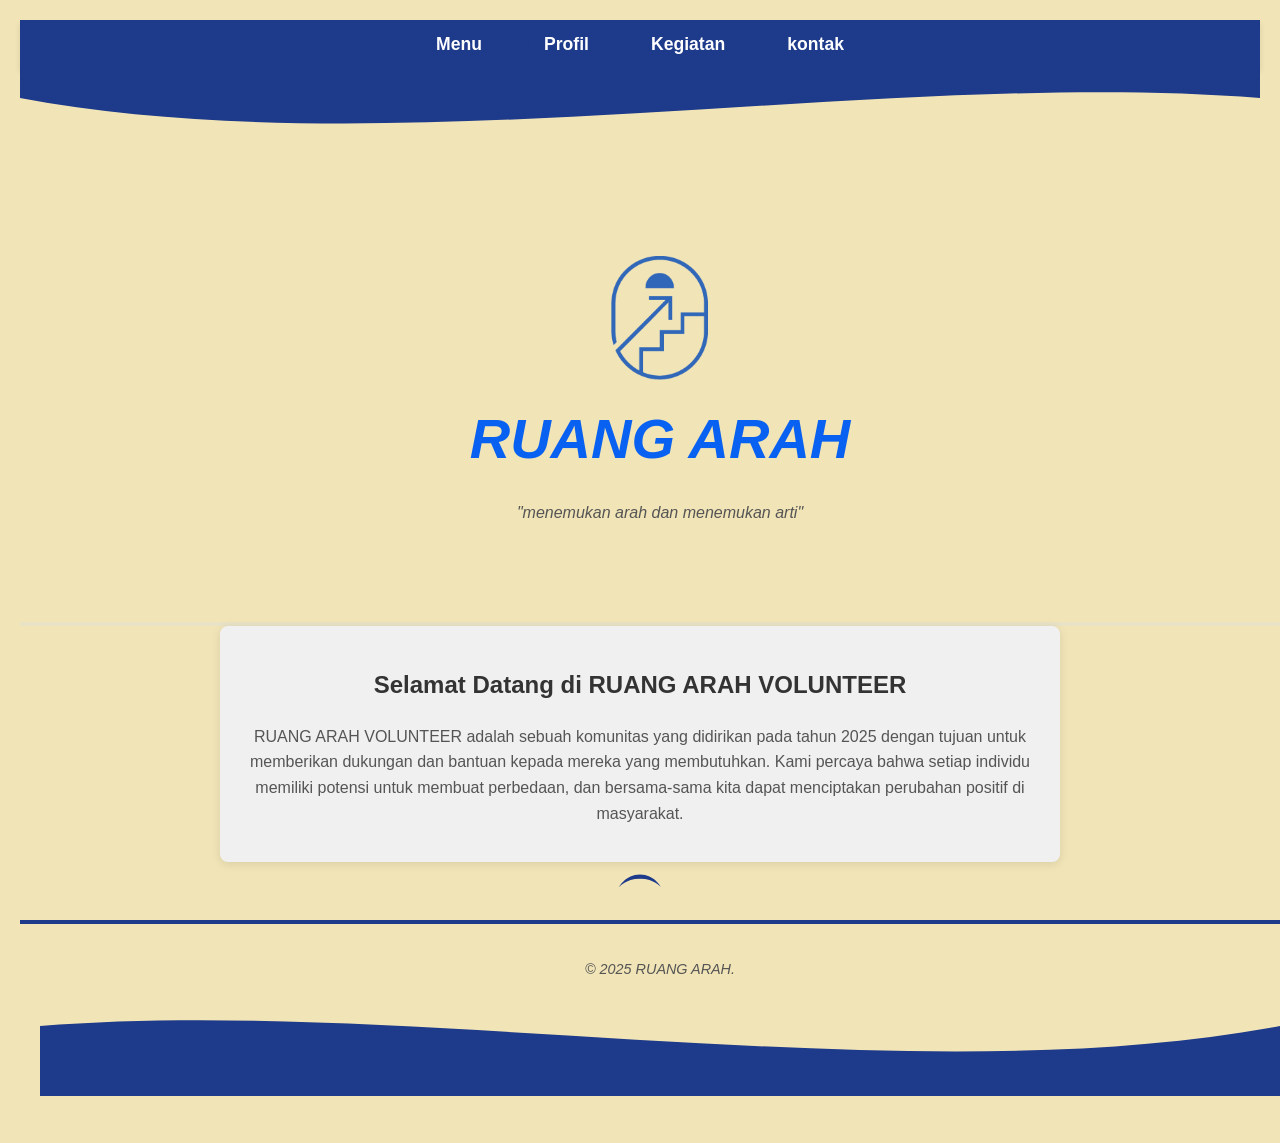
<file: index.html>
<!DOCTYPE html>
<html lang="id">
<head>
  <meta charset="UTF-8">
  <meta name="viewport" content="width=device-width, initial-scale=1.0">
  <title>RUANG ARAH | Beranda</title>
  <link rel="stylesheet" href="style.css">
  <nav class="menu-nav">
  <ul>
     <li><a href="index.html">Menu</a></li>
    <li><a href="profil.html">Profil</a></li>
    <li><a href="kegiatan.html">Kegiatan</a></li>
    <li><a href="latar belakang.html">kontak</a></li>
   
  </ul>
</nav>
  <!-- Ombak atas -->
<div class="wave-top">
  <svg viewBox="0 0 500 100" preserveAspectRatio="none" style="height: 100px; width: 100%;">
    <path d="M0,30 C150,100 350,0 500,30 L500,00 L0,0 Z" style="stroke: none; fill: #1e3a8a;"></path>
  </svg>
</div>
  <style>
    
.menu-nav {
  background-color: #1e3a8a; /* biru tua */
  padding: 10px 0;
  text-align: center;
  box-shadow: 0 4px 6px rgba(0, 0, 0, 0.1);
}

.menu-nav ul {
  list-style: none;
  margin: 0;
  padding: 0;
  display: inline-flex;
  gap: 30px;
}

.menu-nav li a {
  color: white;
  text-decoration: none;
  font-weight: bold;
  font-size: 1.1em;
  padding: 8px 16px;
  border-radius: 20px;
  background-color: #1e3a8a;
  transition: background-color 0.3s ease;
}

.menu-nav li a:hover {
  background-color: #3b82f6;
}
    body {
      margin: 0;
      font-family: Arial, sans-serif;
      background-color: #f1e4b7;
    }
    header {
      background-color: #f1e4b7;
      color: rgb(8, 97, 241);
      font-style: italic;
      padding: 80px 20px;
      text-align: center;
    }
    header h1 {
      font-size: 3.5em;
      margin: 0;
      font-weight: bold;
    }
    
    
    .nav-button {
      display: inline-block;
      margin-top: 20px;
      padding: 12px 24px;
      background-color: #2563eb;
      color: white;
      text-decoration: none;
      border-radius: 8px;
      font-size: 1em;
      transition: background-color 0.3s ease;
    }
    .nav-button:hover {
      background-color: #1e40af;
    }
  </style>
</head>


<body>
</main>
  <header>

    <div class="header-content">
    <img src="SHAPE LOGO RUANG ARAH.png" alt="Logo Komunitas" class="header-logo" width="100" height="auto">
  </div>
    <h1>RUANG ARAH</h1>
    <p>"menemukan arah dan menemukan arti"</p>
  </header>
</body>
</html>
<body>
    <section id="about">
        <h2>Selamat Datang di RUANG ARAH VOLUNTEER</h2>
        <p>RUANG ARAH VOLUNTEER adalah sebuah komunitas yang didirikan pada tahun 2025 dengan tujuan untuk memberikan dukungan dan bantuan kepada mereka yang membutuhkan. Kami percaya bahwa setiap individu memiliki potensi untuk membuat perbedaan, dan bersama-sama kita dapat menciptakan perubahan positif di masyarakat.</p>
    </section>

<style> 


    body {
      font-family: Arial, sans-serif;
      line-height: 1.6;
      margin: 0;
      padding: 20px;
      background-color: #f1e4b7;
    }
    section#about {
      max-width: 800px;
      margin: auto;
      background: #f0f0f0;
      padding: 20px;
      border-radius: 8px;
      box-shadow: 0 2px 10px rgba(0,0,0,0.1);
    }
    h2 {
      color: #333;
    }
    p {
      color: #555;
    }
    footer {
      text-align: center;
      padding: 20px;
      background-color: #f1e4b7;
      color: rgb(8, 97, 241);
      font-style: italic;
    }   


</style>
<div class="flying-bird">
  <svg width="50" height="50" viewBox="0 0 24 24" fill="#1e3a8a" xmlns="http://www.w3.org/2000/svg">
    <path d="M2 12s3-4 10-4 10 4 10 4-3-6-10-6S2 12 2 12z"/>
  </svg>
</div>


</body>
<footer> 
     <p>© 2025 RUANG ARAH.</p>
    <!-- Ombak bawah -->
<div class="wave-bottom">
  <svg viewBox="0 0 500 100" preserveAspectRatio="none" style="height: 100px; width: 100%;">
    <path d="M0,30 C150,0 350,100 500,30 L500,100 L0,100 Z" style="stroke: none; fill: #1e3a8a;"></path>
  </svg>
</div>
</file>
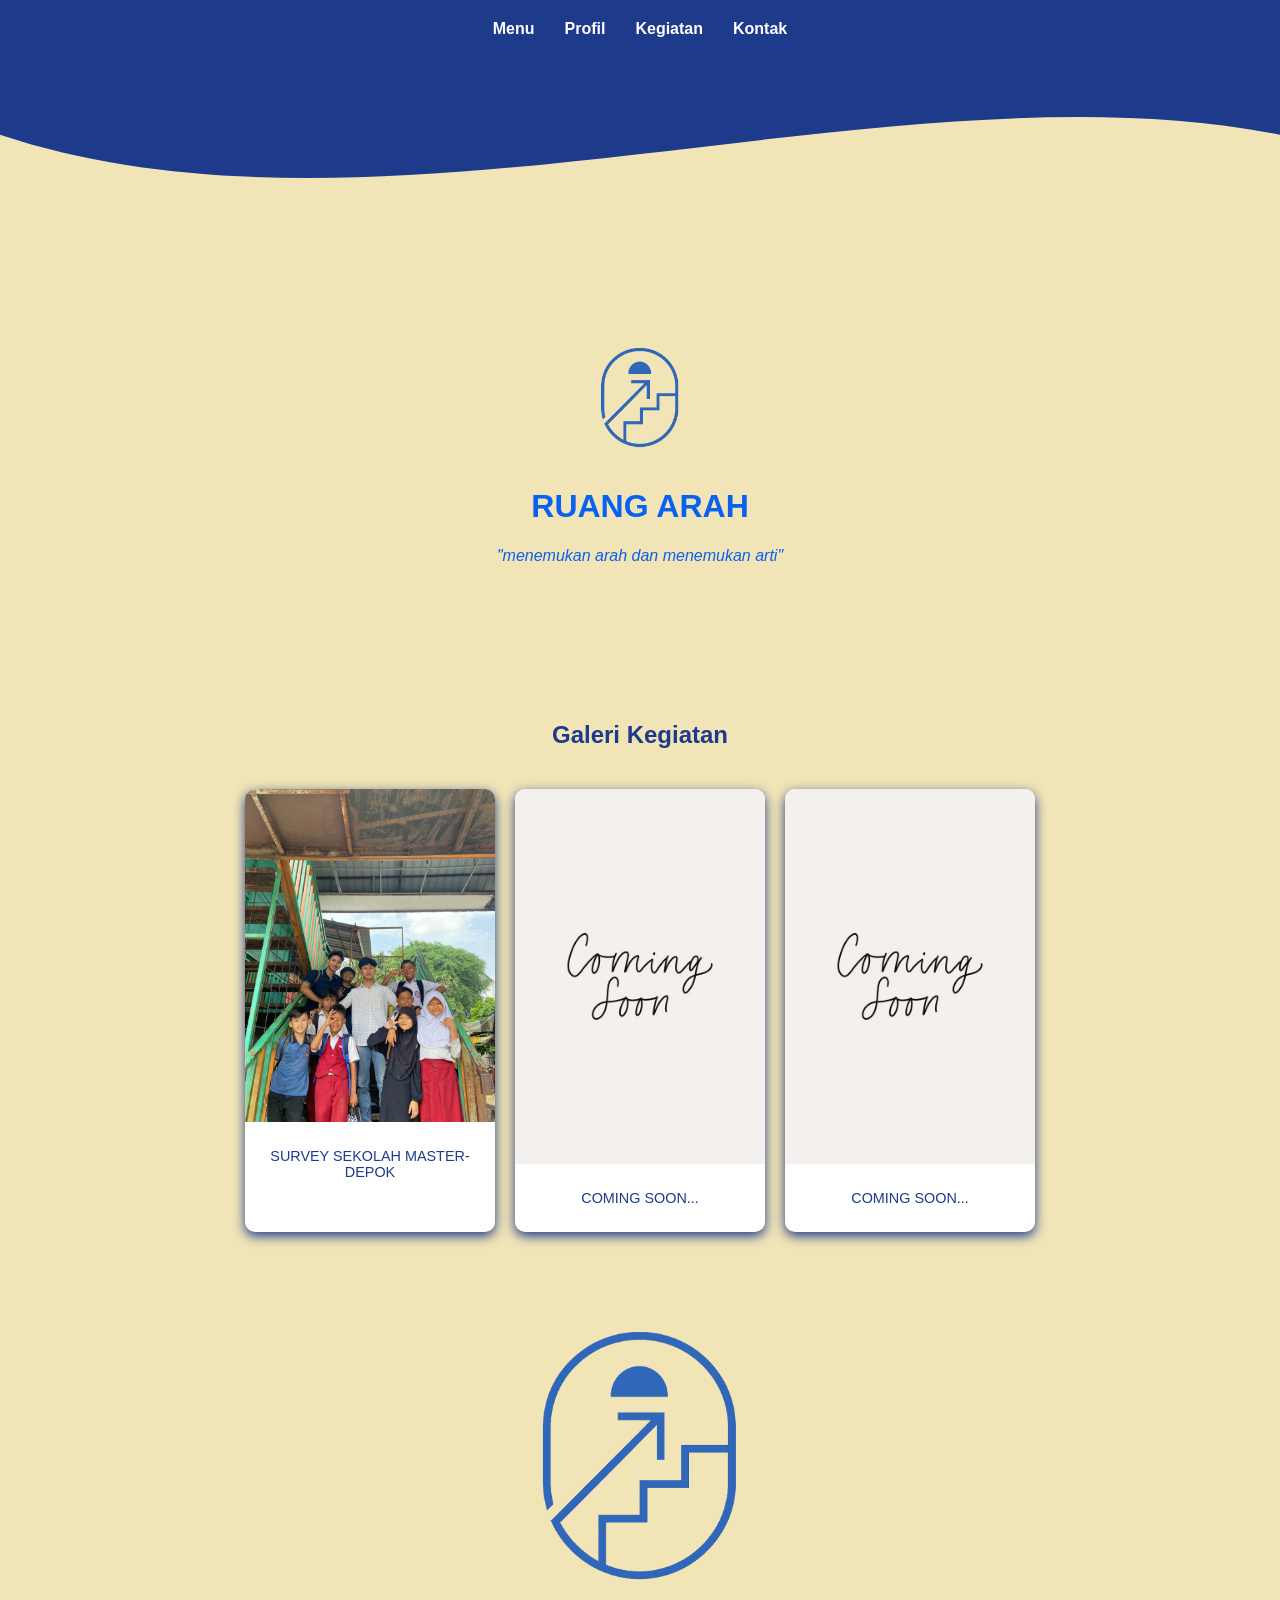
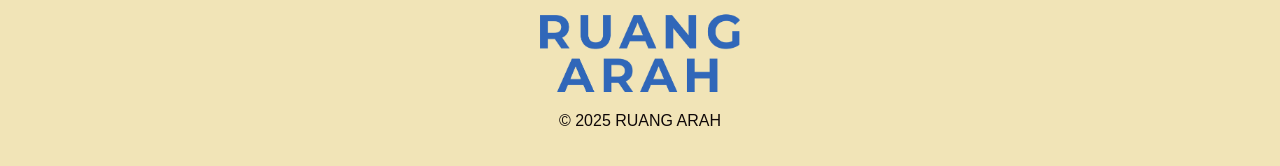
<file: kegiatan.html>
<!DOCTYPE html>
<html lang="id">
<head>
  <meta charset="UTF-8" />
  <meta name="viewport" content="width=device-width, initial-scale=1.0" />
  <title>Album Kegiatan | Ruang Arah</title>
  <link rel="stylesheet" href="style kegiatan.css" />
</head>
<body>

  <header class="wave-header">
    <nav class="menu">
      <a href="index.html">Menu</a>
      <a href="profil.html">Profil</a>
      <a href="kegiatan.html">Kegiatan</a>
      <a href="latar belakang.html">Kontak</a>
    </nav>
     <!-- Ombak atas -->
<div class="wave-top">
  <svg viewBox="0 0 500 100" preserveAspectRatio="none">
    <path d="M0,30 C150,80 350,0 500,30 L500,00 L0,0 Z" style="stroke: none; fill: #1e3a8a;"></path>
  </svg>
    <div class="logo-title">
      <img src="SHAPE LOGO RUANG ARAH.png" alt="Logo Ruang Arah" class="logo" >
      <h1>RUANG ARAH</h1>
      <p><em>"menemukan arah dan menemukan arti"</em></p>
    </div>
  </header>

  <main class="album-container">
    <h2>Galeri Kegiatan</h2>
    <div class="album-grid">
      <div class="card">
        <img src="9.JPG" alt="Kegiatan 1">
        <p>SURVEY SEKOLAH MASTER-DEPOK</p>
      </div>
      <div class="card">
        <img src="Coming Soon.jpg" alt="Kegiatan 2">
        <p>COMING SOON...</p>
      </div>
      <div class="card">
        <img src="Coming Soon.jpg" alt="Kegiatan 3">
        <p>COMING SOON...</p>
      </div>
      <!-- Tambah card sesuai kebutuhan -->
    </div>
  </main>

  <footer>
    <img src="5.png" alt="Logo Ruang Arah" class="footer-logo" width="200" height="auto">
    <p>&copy; 2025 RUANG ARAH</p>
  </footer>

</body>
</html>
</file>
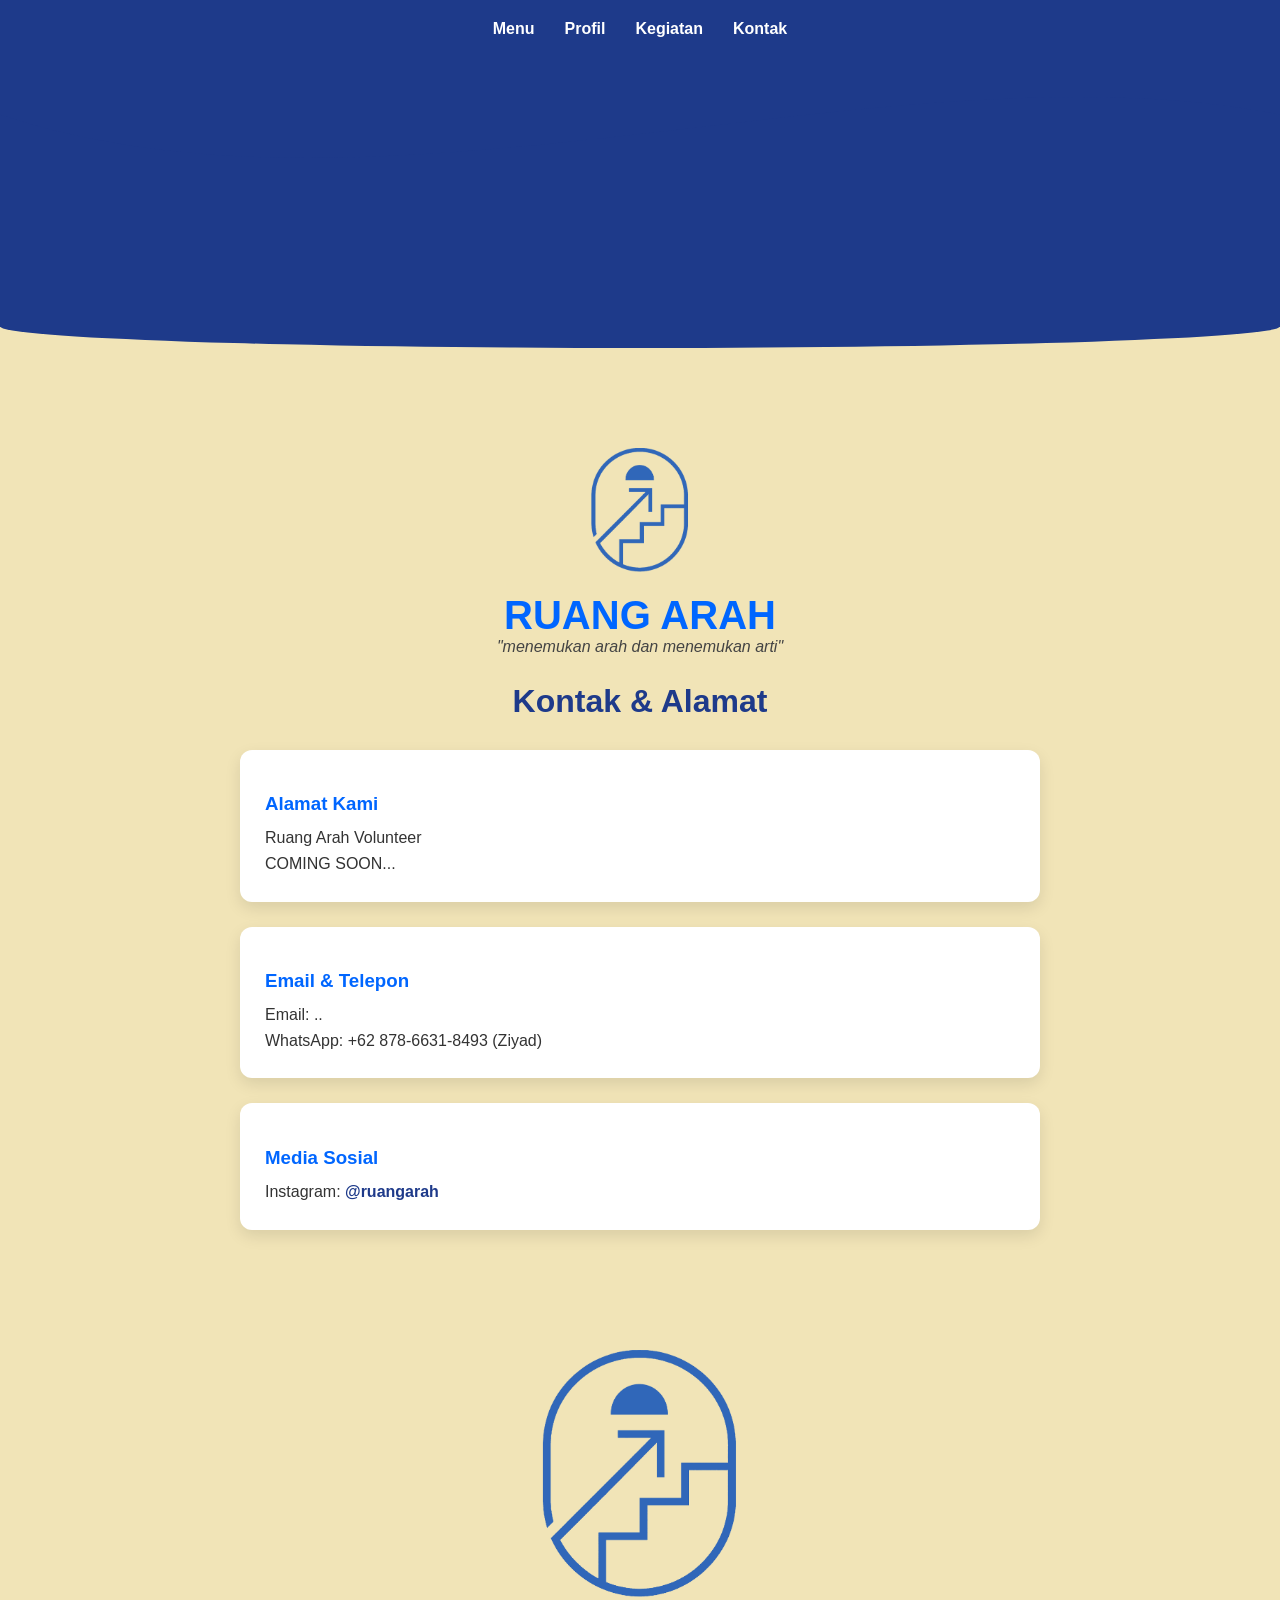
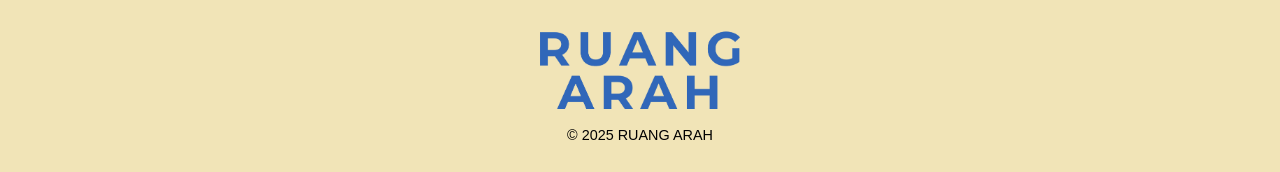
<file: latar belakang.html>
<!DOCTYPE html>
<html lang="id">
<head>
  <meta charset="UTF-8" />
  <meta name="viewport" content="width=device-width, initial-scale=1.0"/>
  <title>Kontak - Ruang Arah</title>
  <link rel="stylesheet" href="style latber.css"/>
</head>
<body>

  <header class="wave-header">
    <nav class="menu">
      <a href="index.html">Menu</a>
      <a href="profil.html">Profil</a>
      <a href="kegiatan.html">Kegiatan</a>
      <a href="kontak.html">Kontak</a>
    </nav>
   <!-- Ombak atas -->
<div class="wave-top">
  <svg viewBox="0 0 500 100" preserveAspectRatio="none">
    <path d="M0,30 C150,80 350,0 500,30 L500,00 L0,0 Z" style="stroke: none; fill: #1e3a8a;"></path>
  </svg>
  </header>

  <main class="kontak-container"> 
     <div class="logo-title">
      <img src="SHAPE LOGO RUANG ARAH.png" alt="Logo Ruang Arah" class="logo">
      <h1>RUANG ARAH</h1>
      <p><em>"menemukan arah dan menemukan arti"</em></p>
    </div>
    <h2>Kontak & Alamat</h2>

    <div class="kontak-card">
      <h3>Alamat Kami</h3>
      <p>Ruang Arah Volunteer<br>
         COMING SOON...</p>
    </div>

    <div class="kontak-card">
      <h3>Email & Telepon</h3>
      <p>Email: ..<br>
         WhatsApp: +62 878-6631-8493 (Ziyad)</p>
    </div>

    <div class="kontak-card">
      <h3>Media Sosial</h3>
      <p>
        Instagram: <a href="https://www.instagram.com/ruangarah.project?igsh=MWNiNDZodDRkNGU0Mg==" target="_blank">@ruangarah</a>
      </p>
    </div>
  </main>

  <footer>
    <img src="5.png" alt="Logo Ruang Arah" class="footer-logo" width="200" height="auto">
    <p>&copy; 2025 RUANG ARAH</p>
  </footer>

</body>
</html>
</file>
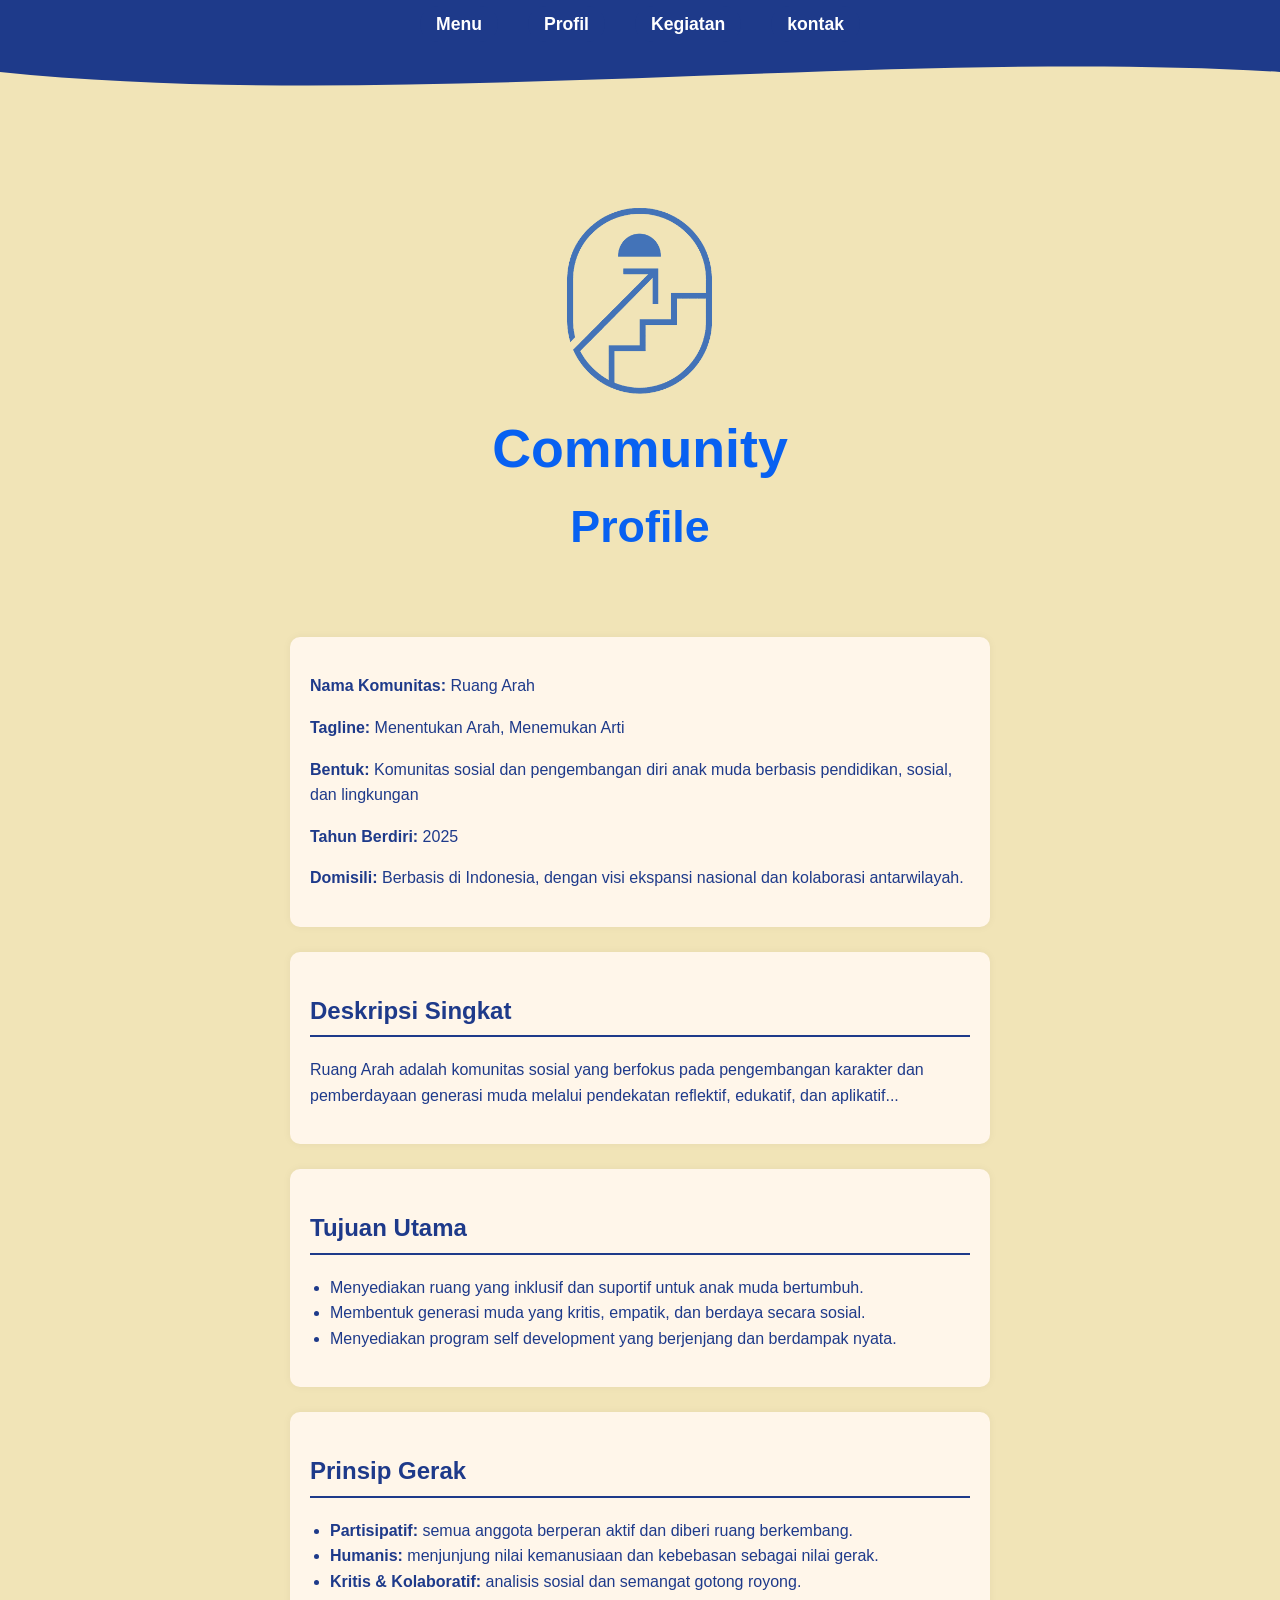
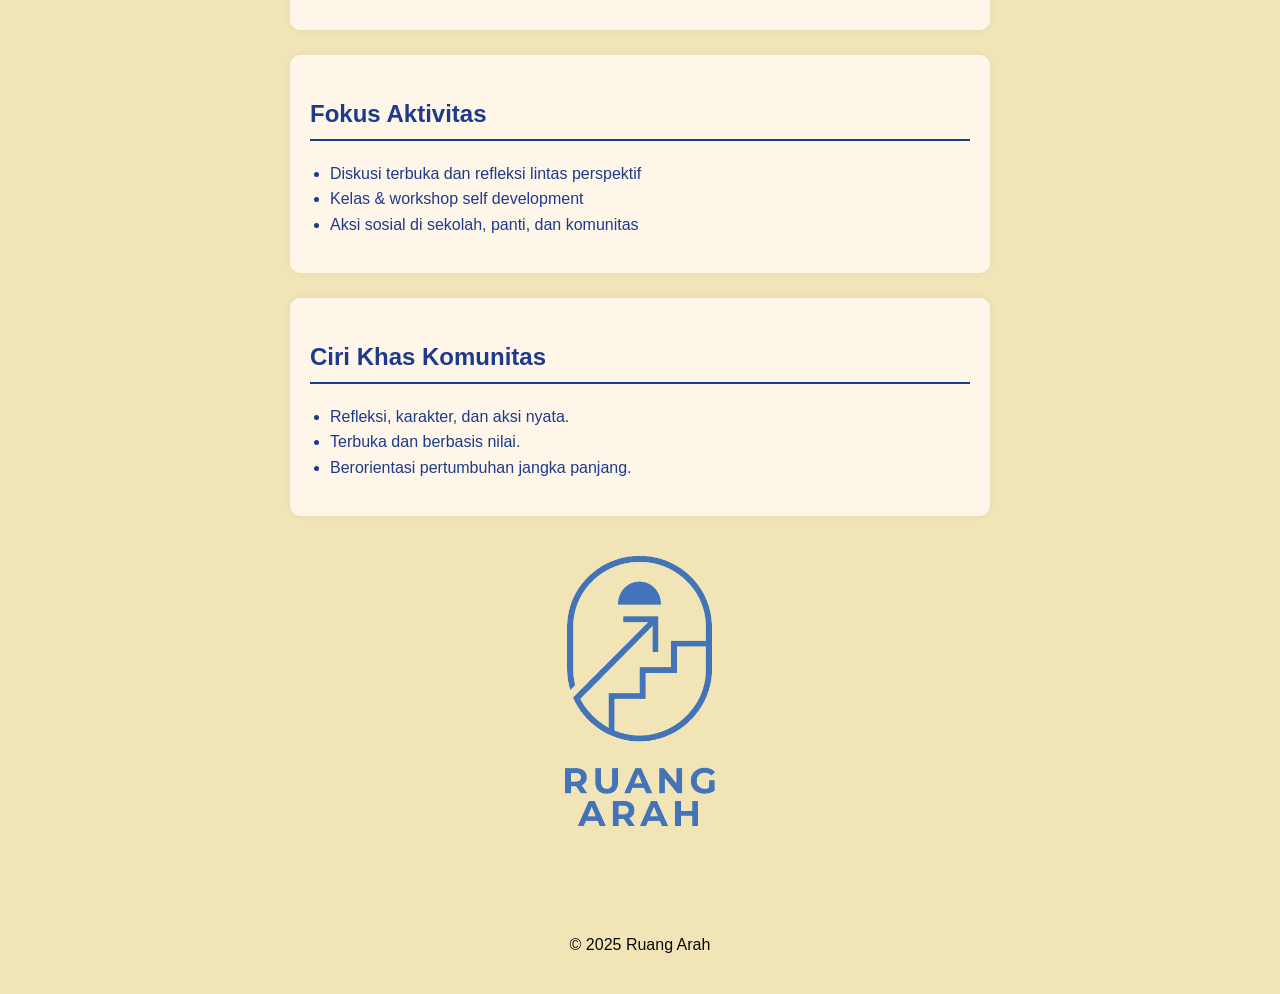
<file: profil.html>
<!DOCTYPE html>
<html lang="id">
<head>
  <meta charset="UTF-8" />
  <meta name="viewport" content="width=device-width, initial-scale=1.0"/>
  <title>Profile | Ruang Arah</title>
  <link rel="stylesheet" href="style profil.css" />
    <nav class="menu-nav">
  <ul>
     <li><a href="index.html">Menu</a></li>
    <li><a href="profil.html">Profil</a></li>
    <li><a href="kegiatan.html">Kegiatan</a></li>
    <li><a href="latar belakang.html">kontak</a></li>
   
  </ul>
</nav>

</head>
<body>
    <!-- Ombak atas -->
<div class="wave-top">
  <svg viewBox="0 0 500 100" preserveAspectRatio="none">
    <path d="M0,30 C150,80 350,0 500,30 L500,00 L0,0 Z" style="stroke: none; fill: #1e3a8a;"></path>
  </svg>
</div>

  <header>
    <img src="SHAPE LOGO RUANG ARAH.png" alt="Logo Ruang Arah" class="logo"/>
    <h1><span>Community</span> Profile</h1>
  </header>

  <main>
    <section class="info">
      <p><strong>Nama Komunitas:</strong> Ruang Arah</p>
      <p><strong>Tagline:</strong> Menentukan Arah, Menemukan Arti</p>
      <p><strong>Bentuk:</strong> Komunitas sosial dan pengembangan diri anak muda berbasis pendidikan, sosial, dan lingkungan</p>
      <p><strong>Tahun Berdiri:</strong> 2025</p>
      <p><strong>Domisili:</strong> Berbasis di Indonesia, dengan visi ekspansi nasional dan kolaborasi antarwilayah.</p>
    </section>

    <section class="deskripsi">
      <h2>Deskripsi Singkat</h2>
      <p>Ruang Arah adalah komunitas sosial yang berfokus pada pengembangan karakter dan pemberdayaan generasi muda melalui pendekatan reflektif, edukatif, dan aplikatif...</p>
    </section>

    <section class="tujuan">
      <h2>Tujuan Utama</h2>
      <ul>
        <li>Menyediakan ruang yang inklusif dan suportif untuk anak muda bertumbuh.</li>
        <li>Membentuk generasi muda yang kritis, empatik, dan berdaya secara sosial.</li>
        <li>Menyediakan program self development yang berjenjang dan berdampak nyata.</li>
      </ul>
    </section>

    <section class="prinsip">
      <h2>Prinsip Gerak</h2>
      <ul>
        <li><strong>Partisipatif:</strong> semua anggota berperan aktif dan diberi ruang berkembang.</li>
        <li><strong>Humanis:</strong> menjunjung nilai kemanusiaan dan kebebasan sebagai nilai gerak.</li>
        <li><strong>Kritis & Kolaboratif:</strong> analisis sosial dan semangat gotong royong.</li>
      </ul>
    </section>

    <section class="aktivitas">
      <h2>Fokus Aktivitas</h2>
      <ul>
        <li>Diskusi terbuka dan refleksi lintas perspektif</li>
        <li>Kelas & workshop self development</li>
        <li>Aksi sosial di sekolah, panti, dan komunitas</li>
      </ul>
    </section>

    <section class="ciri">
      <h2>Ciri Khas Komunitas</h2>
      <ul>
        <li>Refleksi, karakter, dan aksi nyata.</li>
        <li>Terbuka dan berbasis nilai.</li>
        <li>Berorientasi pertumbuhan jangka panjang.</li>
      </ul>
    </section>

    <img src="5.png" alt="Logo Ruang Arah" class="logo"/>
  </main>

  <footer>
    <p>&copy; 2025 Ruang Arah</p>
  </footer>
</body>
</html>
</file>
<file: style.css>
/* ==== GAYA UMUM ==== */
body {
  margin: 0;
  font-family: Arial, sans-serif;
  background-color: #fdf6e3; /* pasir */
  color: #1e3a8a;
  display: flex;
  flex-direction: column;
  text-align: center;

}

/* ==== HEADER ==== */
header {
  width: 100%;
  background-color: #1e3a8a;
  color: white;
  padding: 60px 20px;
  border-bottom: 4px solid #e8e2c6;
}

/* ==== KONTEN BODY ==== */
main {
  width: 100%;
  max-width: 800px;
  background-color: #fffdf3;
  padding: 40px 20px;
  margin: 20px auto;
  border-top: 4px solid #1e3a8a;
  border-bottom: 4px solid #1e3a8a;
  border-radius: 10px;
  box-shadow: 0 4px 10px rgba(0,0,0,0.05);
  text-align: center;
}
main p {

  color: #333;
  font-size: 1.1em;
  line-height: 1.6;
}

/* ==== LINK NAVIGASI ==== */
.nav-links {
  margin-top: 30px;
  display: flex;
  justify-content: center;
  flex-wrap: wrap;
  gap: 12px;
}

.nav-links a {.text-bubble {
  display: inline-block;
  background-color: #1e3a8a;
  color: white;
  padding: 6px 14px;
  border-radius: 20px;
  font-size: 0.95em;
  font-weight: bold;
}

  background-color: #1e3a8a;
  color: white;
  text-decoration: none;
  padding: 10px 20px;
  border-radius: 50px; /* bikin bubble */
  font-weight: bold;
  font-size: 1em;
  transition: background-color 0.3s ease;
  box-shadow: 0 4px 6px rgba(0,0,0,0.1);
}

.nav-links a:hover {
  background-color: #3b5fc2;
}

/* ==== FOOTER ==== */
footer {
  width: 100%;
  background-color: #e8e2c6;
  color: #333;
  padding: 20px;
  text-align: center;
  font-size: 0.9em;
  border-top: 4px solid #1e3a8a;
}
</file>
<file: style kegiatan.css>
body {
  margin: 0;
  font-family: 'Segoe UI', sans-serif;
  background-color: #f1e4b7;
  color: #1e3a8a;
}

.wave-header {
  background-color: #f1e4b7;
  color: rgb(8, 97, 241);
  text-align: center;
  padding-bottom: 50px;
  border-bottom-left-radius: 80% 10%;
  border-bottom-right-radius: 80% 10%;
}

.menu {
  display: flex;
  justify-content: center;
  gap: 30px;
  padding: 20px 0;
  background-color: #1e3a8a;
  position: sticky;
  top: 0;
  z-index: 1000;
}

.menu a {
  color: white;
  text-decoration: none;
  font-weight: bold;
}

.logo-title {
  padding: 30px 20px;
}

.logo {
  width: 80px;
  margin-bottom: 10px;
}

main.album-container {
  max-width: 1000px;
  margin: auto;
  padding: 40px 20px;
}

.album-container h2 {
  text-align: center;
  margin-bottom: 40px;
  color: #1e3a8a;
}

.album-grid {
  display: flex;
  flex-wrap: wrap;
  gap: 20px;
  justify-content: center;
}

.card {
  background-color: #ffffff;
  border-radius: 10px;
  box-shadow: 0 4px 12px #1e3a8a;
  width: 250px;
  overflow: hidden;
  transition: transform 0.3s;
}

.card:hover {
  transform: scale(1.03);
}

.card img {
  width: 100%;
  height: auto;
  display: block;
}

.card p {
  padding: 12px;
  font-size: 0.9rem;
  color: #1e3a8a;
  text-align: center;
}

footer {
  background-color: #f1e4b7;
  color: rgb(15, 8, 8);
  text-align: center;
  padding: 20px;
  margin-top: 40px;
}
</file>
<file: style latber.css>
/* ===== WARNA DASAR ===== */
body {
  margin: 0;
  font-family: 'Segoe UI', sans-serif;
  background-color: #f1e4b7; /* warna pasir */
  color: #1e3a8a; /* biru tua */
}

/* ===== HEADER ===== */
header {
  background-color: #1e3a8a; /* biru tua */
  padding: 20px 0;
  text-align: center;
  color: white;
  position: relative;
}

.wave-header {
  background-color: #1e3a8a;
  color: rgb(8, 97, 241);
  text-align: center;
  padding-bottom: 50px;
  border-bottom-left-radius: 80% 10%;
  border-bottom-right-radius: 80% 10%;
}

.menu {
  display: flex;
  justify-content: center;
  gap: 30px;
  font-weight: bold;
}

.menu a {
  color: white;
  text-decoration: none;
}

.menu a:hover {
  text-decoration: underline;
}

.logo-title {
  text-align: center;
  margin-top: 20px;
}

.logo {
  width: 100px;
  height: auto;
}

.logo-title h1 {
  font-size: 2.5em;
  font-weight: bold;
  margin: 10px 0 0 0;
  color: #0066ff;
}

.logo-title p {
  font-style: italic;
  margin: 0;
  font-size: 1em;
  color: #444;
}

/* ===== BAGIAN KONTAK ===== */
.kontak-container {
  max-width: 800px;
  margin: 60px auto;
  padding: 20px;
  text-align: center;
}

.kontak-container h2 {
  font-size: 2em;
  color: #1e3a8a;
  margin-bottom: 30px;
}

.kontak-card {
  background-color: white;
  padding: 25px;
  margin-bottom: 25px;
  border-radius: 12px;
  box-shadow: 0 6px 16px rgba(0, 0, 0, 0.1);
  text-align: left;
}

.kontak-card h3 {
  color: #0066ff;
  margin-bottom: 10px;
}

.kontak-card p {
  margin: 0;
  line-height: 1.6;
  color: #333;
}

.kontak-card a {
  color: #1e3a8a;
  text-decoration: none;
  font-weight: bold;
}

.kontak-card a:hover {
  text-decoration: underline;
}

/* ===== FOOTER ===== */
footer {
  background-color: #f1e4b7;
  color: black;
  text-align: center;
  padding: 15px 0;
  margin-top: 40px;
  font-size: 0.9em;
}
</file>
<file: style profil.css>
.menu-nav {
  background-color: #1e3a8a; /* biru tua */
  padding: 10px 0;
  text-align: center;
  box-shadow: 0 4px 6px rgba(0, 0, 0, 0.1);
}

.menu-nav ul {
  list-style: none;
  margin: 0;
  padding: 0;
  display: inline-flex;
  gap: 30px;
}

.menu-nav li a {
  color: white;
  text-decoration: none;
  font-weight: bold;
  font-size: 1.1em;
  padding: 8px 16px;
  border-radius: 20px;
  background-color: #1e3a8a;
  transition: background-color 0.3s ease;
}

.menu-nav li a:hover {
  background-color: #3b82f6;
}
body {
  font-family: 'Segoe UI', sans-serif;
  margin: 0;
  background-color: #f1e4b7;
  color: #1e3a8a;
  line-height: 1.6;
}
.wave-top {
  width: 100%;
  overflow: hidden;
  line-height: 0;
}

.wave-top svg {
  position: relative;
  display: block;
  width: calc(100% + 1.3px);
  height: 80px;
}

  
header {
  background: #f1e4b7;
  color: rgb(8, 97, 241);
  padding: 40px 20px;
  text-align: center;
  border-bottom: 5px solid #f1e4b7;
}

header h1 {
  font-size: 2.8em;
  margin: 0;
}

header span {
  display: block;
  font-weight: bold;
  font-size: 1.2em;
}

main {
  padding: 30px 20px;
  max-width: 700px;
  margin: auto;
}

section {
  background-color: #fff6ea;
  border-radius: 10px;
  padding: 20px;
  margin-bottom: 25px;
  box-shadow: 0 0 8px rgba(0,0,0,0.05);
}

h2 {
  color: #1e3a8a;
  border-bottom: 2px solid #1e3a8a;
  padding-bottom: 5px;
}

ul {
  padding-left: 20px;
}

.logo {
  display: block;
  margin: 40px auto 0;
  max-width: 150px;
  opacity: 0.9;
}

footer {
  text-align: center;
  padding: 20px;
  background-color: #f1e4b7;
  color: rgb(10, 9, 9);
  margin-top: 40px;
}
</file>
